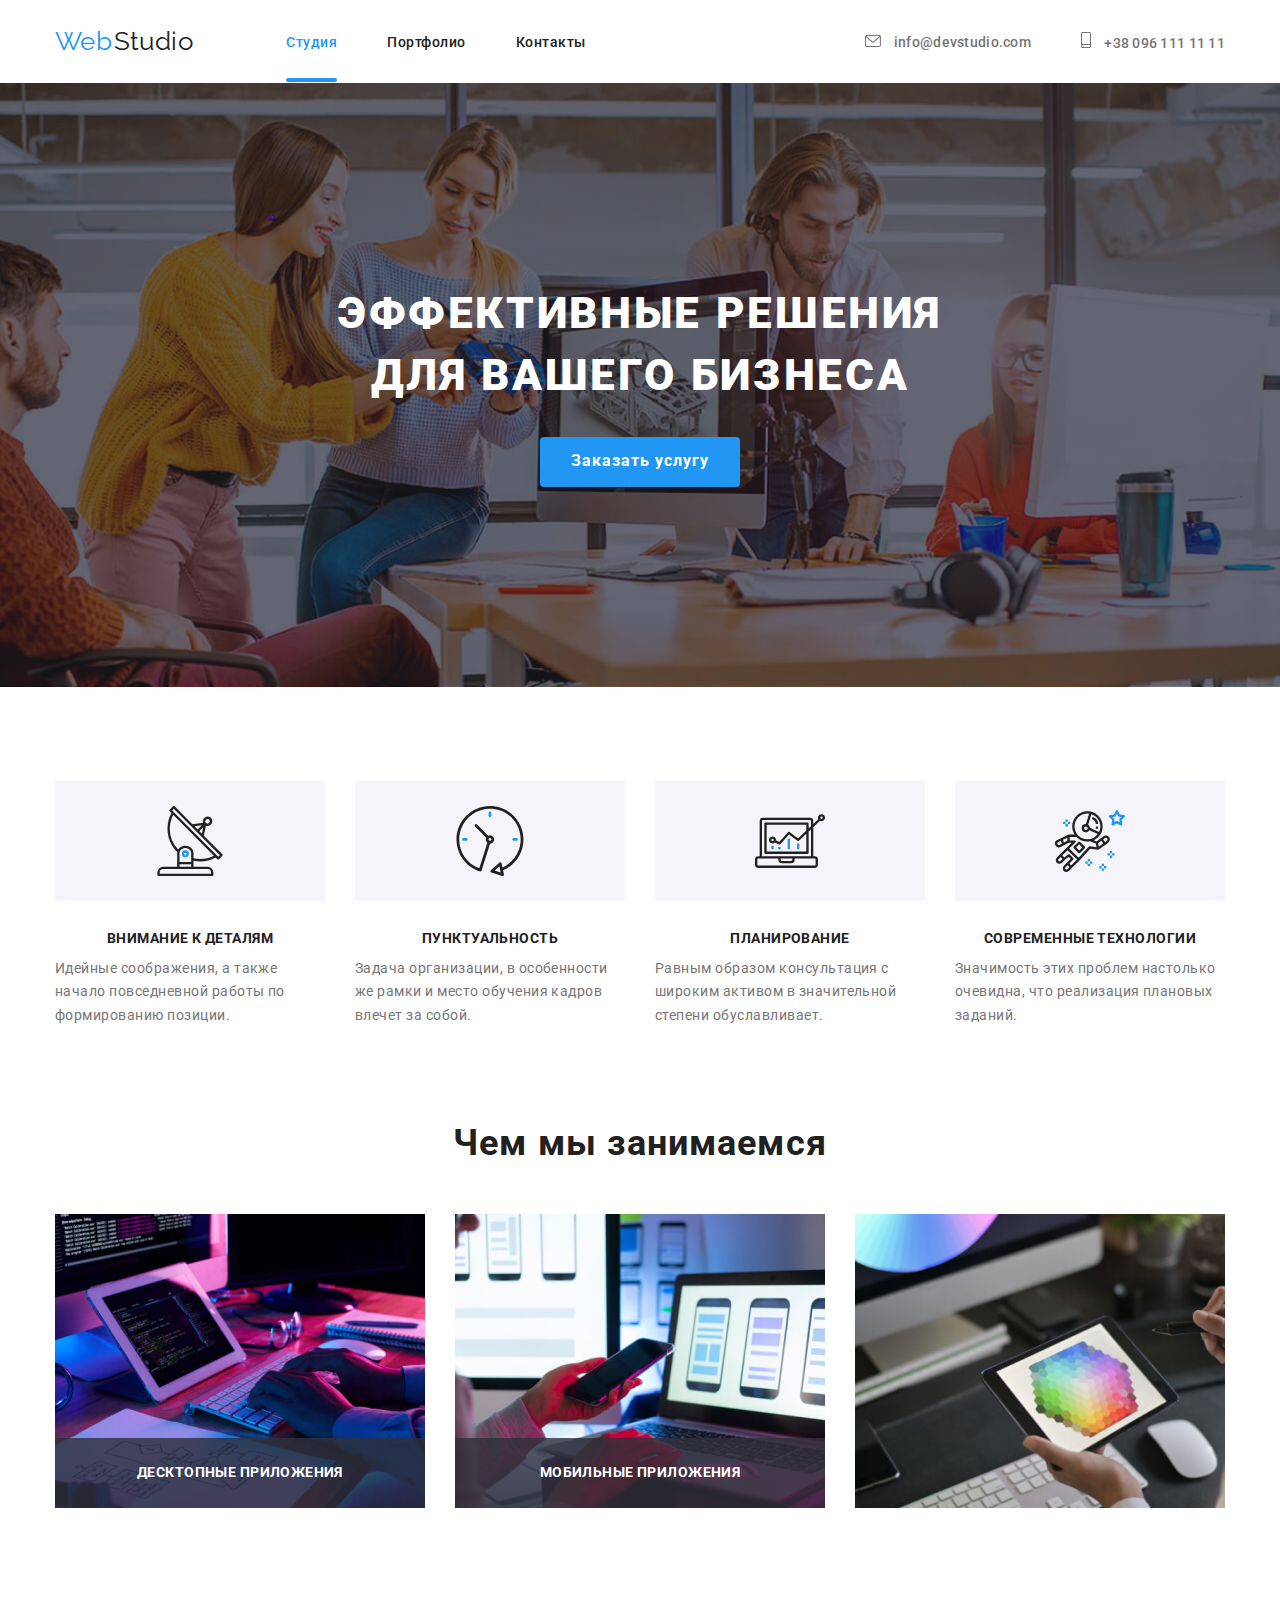
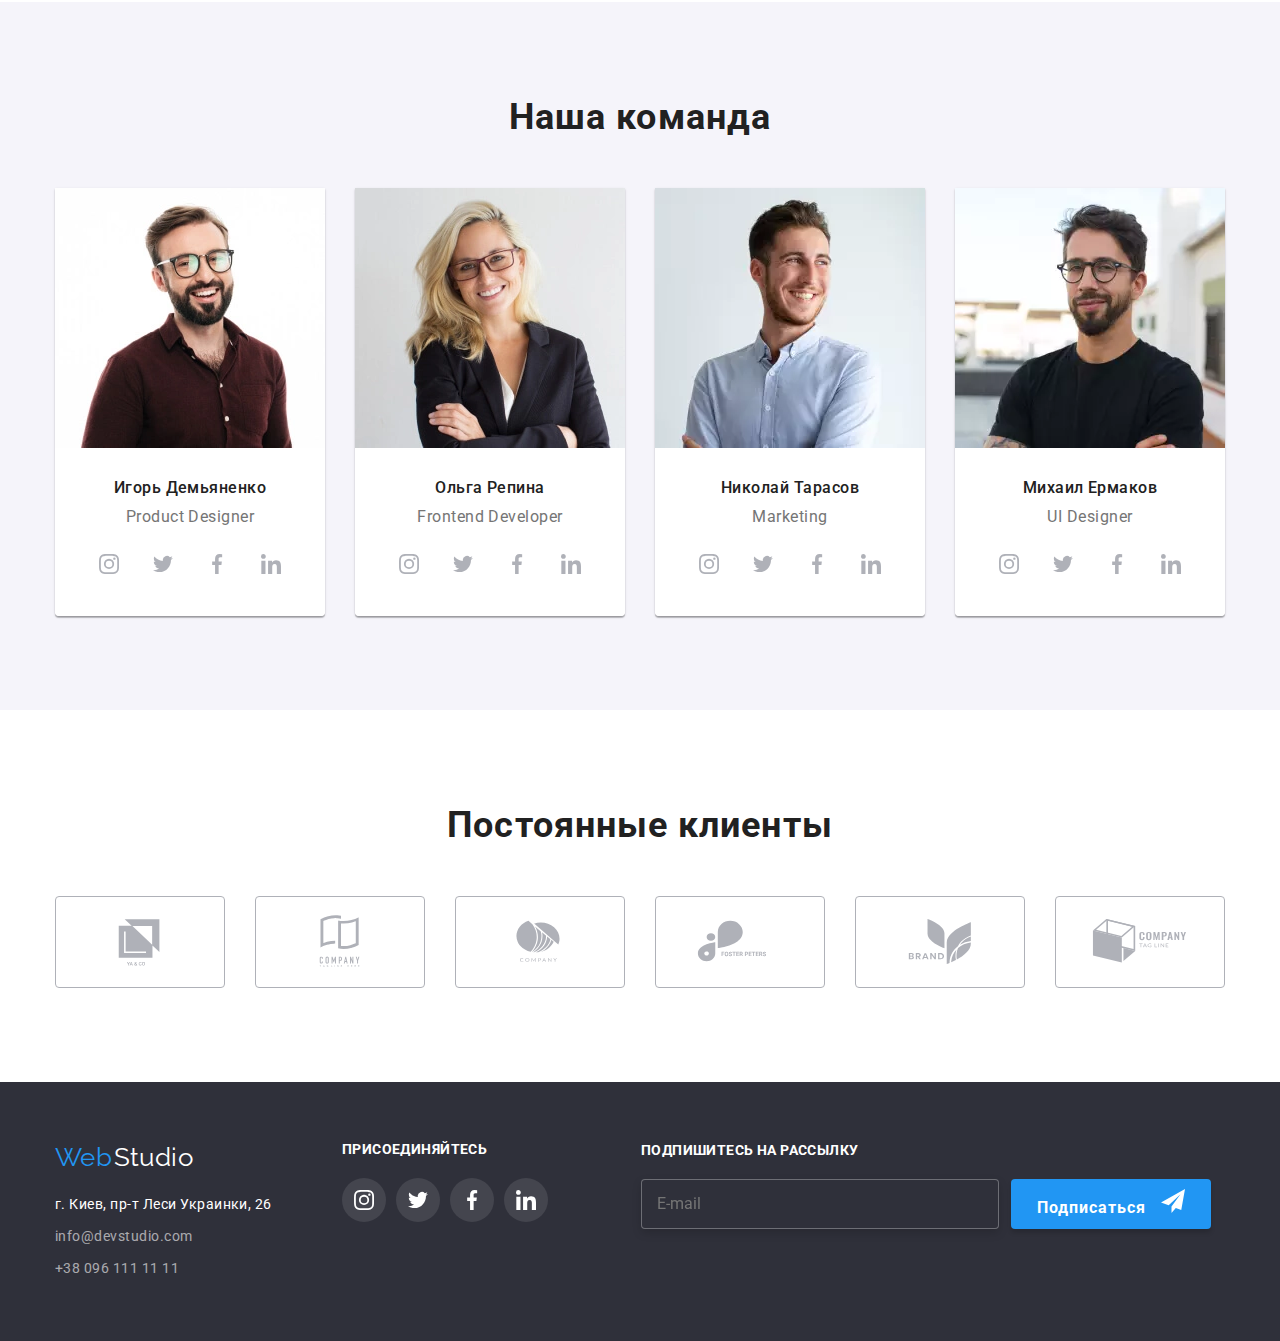
<file: index.html>
<!DOCTYPE html>
<html lang="ru">
  <head>
    <meta charset="UTF-8" />
    <meta http-equiv="X-UA-Compatible" content="IE=edge" />
    <meta name="viewport" content="width=device-width, initial-scale=1.0" />
    <title>WebStudio</title>
    <link
      href="https://fonts.googleapis.com/css2?family=Raleway:wght@700&family=Roboto:wght@400;500;700;900&display=swap"
      rel="stylesheet"
    />
    <link
      rel="stylesheet"
      href="https://cdnjs.cloudflare.com/ajax/libs/modern-normalize/1.0.0/modern-normalize.min.css"
    />
    <link rel="stylesheet" href="css/main.min.css" />
  </head>
  <body>
    <!-- Header -->
    <header class="page-header">
      <div class="container page-header__container">
        <!-- Navigation -->
        <nav class="site-nav">
          <a href="index.html" class="logo">
            <span class="logo__item">
              Web
            </span>
            Studio
          </a>
          <ul class="site-nav__list">
            <li class="site-nav__item">
              <a
                class="site-nav__link site-nav__link--active"
                href="./index.html"
              >
                Студия
              </a>
            </li>
            <li class="site-nav__item">
              <a class="site-nav__link" href="./portfolio.html">Портфолио</a>
            </li>
            <li class="site-nav__item">
              <a class="site-nav__link" href="a.html">Контакты</a>
            </li>
          </ul>
        </nav>
        <ul class="contacts-list">
          <li class="contacts-list__item">
            <a class="contacts-list__link" href="mailto:info@devstudio.com">
              <svg class="contacts-list__mail-icon">
                <use href="./images/sprite.svg#envelope"></use>
              </svg>
              info@devstudio.com
            </a>
          </li>
          <li class="contacts-list__item">
            <a class="contacts-list__link" href="tel:+380961111111">
              <svg class="contacts-list__tel-icon">
                <use href="./images/sprite.svg#smartphone"></use>
              </svg>
              +38 096 111 11 11
            </a>
          </li>
        </ul>

        <button class="menu-button" type="button" data-menu-open> 
          <svg class="menu-button__icon">
            <use href="./images/sprite.svg#menu-icon"></use>
          </svg>
        </button>
        <div class="mobile-menu" data-menu>
          <div class="container mobile-menu__container">
            <button class="mobile-menu__close-btn" type="button" data-menu-close>
              <svg class="mobile-menu__close-icon">
                <use href="./images/sprite.svg#close-menu"></use>
              </svg>
            </button>
            <ul class="mobile-menu__list">
              <li class="mobile-menu__item mobile-menu__item--active">
                <a href="./index.html">Студия</a>
              </li>
              <li class="mobile-menu__item">
                <a href="./portfolio.html">Портфолио</a>
              </li>
              <li class="mobile-menu__item">
                <a href="">Контакты</a>
              </li>
            </ul>
            <div>
              <ul class="mobile-menu__contacts">
                <li class="mobile-menu__tel">
                  <a href="tel:+380961111111">+38 096 111 11 11</a>
                </li>
                <li class="mobile-menu__email">
                  <a href="mailto:info@devstudio.com">info@devstudio.com</a>
                </li>
              </ul>
              <ul class="mobile-menu__social-list">
                <li class="mobile-menu__social-item">
                  <a href="">Instagram</a>
                </li>
                <li class="mobile-menu__social-item">
                  <a href="">Twitter</a>
                </li>
                <li class="mobile-menu__social-item">
                  <a href="">Facebook</a>
                </li>
                <li class="mobile-menu__social-item">
                  <a href="">Linkedin</a>
                </li>
              </ul>
            </div>
          </div>
        </div>
      </div>
    </header>
    <!-- Main Content -->
    <main>
      <!-- Hero Section -->
      <section class="hero">
        <div class="container">
          <h1 class="hero__title">
            Эффективные решения
            <br />
            для вашего бизнеса
          </h1>
          <button data-modal-open type="button" class="hero__button">
            Заказать услугу
          </button>
        </div>
      </section>
      <!-- Feature Section -->
      <section class="section">
        <div class="container">
          <ul class="feature-list">
            <li class="feature-list__item">
              <div class="feature-list__icon-wrapper">
                <svg width="70" height="70">
                  <use href="./images/sprite.svg#antenna"></use>
                </svg>
              </div>
              <h3 class="feature-list__title">Внимание к деталям</h3>
              <p class="feature-list__description">
                Идейные соображения, а также начало повседневной работы по
                формированию позиции.
              </p>
            </li>
            <li class="feature-list__item">
              <div class="feature-list__icon-wrapper">
                <svg width="70" height="70">
                  <use href="./images/sprite.svg#clock"></use>
                </svg>
              </div>
              <h3 class="feature-list__title">Пунктуальность</h3>
              <p class="feature-list__description">
                Задача организации, в особенности же рамки и место обучения
                кадров влечет за собой.
              </p>
            </li>
            <li class="feature-list__item">
              <div class="feature-list__icon-wrapper">
                <svg width="70" height="70">
                  <use href="./images/sprite.svg#diagram"></use>
                </svg>
              </div>
              <h3 class="feature-list__title">Планирование</h3>
              <p class="feature-list__description">
                Равным образом консультация с широким активом в значительной
                степени обуславливает.
              </p>
            </li>
            <li class="feature-list__item">
              <div class="feature-list__icon-wrapper">
                <svg width="70" height="70">
                  <use href="./images/sprite.svg#astronaut"></use>
                </svg>
              </div>
              <h3 class="feature-list__title">Современные технологии</h3>
              <p class="feature-list__description">
                Значимость этих проблем настолько очевидна, что реализация
                плановых заданий.
              </p>
            </li>
          </ul>
        </div>
      </section>
      <!-- About Section -->
      <section class="about section">
        <div class="container">
          <h2 class="section-title">Чем мы занимаемся</h2>
          <ul class="about-list">
            <li class="about-list__item">
              <div class="about-list__thumb">
                <picture>
                  <source
                    srcset="
                      ./images/about/about-1-desktop.jpg    1x,
                      ./images/about/about-1-desktop@2x.jpg 2x
                    "
                  />
                  <img
                    src="./images/about/about-1-desktop.jpg"
                    alt="Десктопные приложения"
                    height="294"
                    width="370"
                  />
                </picture>
                <div class="about-list__text-wrapper">
                  <p class="about-list__text-position">Десктопные приложения</p>
                </div>
              </div>
            </li>

            <li class="about-list__item">
              <div class="about-list__thumb">
                <picture>
                  <source
                    srcset="
                      ./images/about/about-2-desktop.jpg    1x,
                      ./images/about/about-2-desktop@2x.jpg 2x
                    "
                  />
                  <img
                    src="./images/about/about-2-desktop.jpg"
                    alt="Десктопные приложения"
                    height="294"
                    width="370"
                  />
                </picture>
                <div class="about-list__text-wrapper">
                  <p class="about-list__text-position">Мобильные приложения</p>
                </div>
              </div>
            </li>

            <li class="about-list__item">
              <div class="about-list__thumb">
                <picture3>
                  <source
                    srcset="
                      ./images/about/about-3-desktop.jpg    1x,
                      ./images/about/about-3-desktop@2x.jpg 2x
                    "
                  />
                  <img
                    src="./images/about/about-3-desktop.jpg"
                    alt="Десктопные приложения"
                    height="294"
                    width="370"
                  />
                </picture3
                <div class="about-list__text-wrapper">
                  <p class="about-list__text-position">Дизайнерские решения</p>
                </div>
              </div>
            </li>
          </ul>
        </div>
      </section>
      <!-- Team Section -->
      <section class="team section section--centered">
        <div class="container">
          <h2 class="section-title">Наша команда</h2>
          <ul class="team-list">
            <li class="team-list__item">
              <picture>
                <source
                  media="(min-width: 1200px)"
                  srcset="
                    ./images/team/team-1-desktop.webp    1x,
                    ./images/team/team-1-desktop@2x.webp 2x
                  "
                  type="image/webp"
                />
                <source
                  media="(min-width: 1200px)"
                  srcset="
                    ./images/team/team-1-desktop.jpg    1x,
                    ./images/team/team-1-desktop@2x.jpg 2x
                  "
                />

                <source
                  media="(min-width: 768px)"
                  srcset="
                    ./images/team/team-1-tablet.webp    1x,
                    ./images/team/team-1-tablet@2x.webp 2x
                  "
                  type="image/webp"
                />
                <source
                  media="(min-width: 768px)"
                  srcset="
                    ./images/team/team-1-tablet.jpg    1x,
                    ./images/team/team-1-tablet@2x.jpg 2x
                  "
                />

                <source
                  media="(max-width: 767px)"
                  srcset="
                    ./images/team/team-1-mobile.webp    1x,
                    ./images/team/team-1-mobile@2x.webp 2x
                  "
                  type="image/webp"
                />
                <source
                  media="(max-width: 767px)"
                  srcset="
                    ./images/team/team-1-mobile.jpg    1x,
                    ./images/team/team-1-mobile@2x.jpg max
                  "
                />

                <img
                  class="team-list__card-image"
                  src="./images/team/team-1-mobile"
                  alt="Product Designer"
                />
              </picture>

              <div class="team-list__wrapper">
                <h3 class="team-list__title-name">Игорь Демьяненко</h3>
                <p class="team-list__profession">Product Designer</p>

                <ul class="social-media">
                  <li class="social-media__item">
                    <a class="social-media__link" href="">
                      <svg class="social-media__icon">
                        <use href="./images/sprite.svg#instagram"></use>
                      </svg>
                    </a>
                  </li>
                  <li class="social-media__item">
                    <a class="social-media__link" href="">
                      <svg class="social-media__icon">
                        <use href="./images/sprite.svg#twitter"></use>
                      </svg>
                    </a>
                  </li>
                  <li class="social-media__item">
                    <a class="social-media__link" href="">
                      <svg class="social-media__icon">
                        <use href="./images/sprite.svg#facebook"></use>
                      </svg>
                    </a>
                  </li>
                  <li class="social-media__item">
                    <a class="social-media__link" href="">
                      <svg class="social-media__icon">
                        <use href="./images/sprite.svg#linkedin"></use>
                      </svg>
                    </a>
                  </li>
                </ul>
              </div>
            </li>

            <li class="team-list__item">
              <picture>
                <source
                  media="(min-width: 1200px)"
                  srcset="
                    ./images/team/team-2-desktop.webp    1x,
                    ./images/team/team-2-desktop@2x.webp 2x
                  "
                  type="image/webp"
                />
                <source
                  media="(min-width: 1200px)"
                  srcset="
                    ./images/team/team-2-desktop.jpg    1x,
                    ./images/team/team-2-desktop@2x.jpg 2x
                  "
                />

                <source
                  media="(min-width: 768px)"
                  srcset="
                    ./images/team/team-2-tablet.webp    1x,
                    ./images/team/team-2-tablet@2x.webp 2x
                  "
                  type="image/webp"
                />
                <source
                  media="(min-width: 768px)"
                  srcset="
                    ./images/team/team-2-tablet.jpg    1x,
                    ./images/team/team-2-tablet@2x.jpg 2x
                  "
                />

                <source
                  media="(max-width: 767px)"
                  srcset="
                    ./images/team/team-2-mobile.webp    1x,
                    ./images/team/team-2-mobile@2x.webp 2x
                  "
                  type="image/webp"
                />
                <source
                  media="(max-width: 767px)"
                  srcset="
                    ./images/team/team-2-mobile.jpg    1x,
                    ./images/team/team-2-mobile@2x.jpg max
                  "
                />

                <img
                  class="team-list__card-image"
                  src="./images/team/team-2-mobile"
                  alt="Product Designer"
                />
              </picture>

              <div class="team-list__wrapper">
                <h3 class="team-list__title-name">Ольга Репина</h3>
                <p class="team-list__profession">Frontend Developer</p>

                <ul class="social-media">
                  <li class="social-media__item">
                    <a
                      class="social-media__link social-media__link--team-sm"
                      href=""
                    >
                      <svg class="social-media__icon">
                        <use href="./images/sprite.svg#instagram"></use>
                      </svg>
                    </a>
                  </li>
                  <li class="social-media__item">
                    <a class="social-media__link" href="">
                      <svg class="social-media__icon">
                        <use href="./images/sprite.svg#twitter"></use>
                      </svg>
                    </a>
                  </li>
                  <li class="social-media__item">
                    <a class="social-media__link" href="">
                      <svg class="social-media__icon">
                        <use href="./images/sprite.svg#facebook"></use>
                      </svg>
                    </a>
                  </li>
                  <li class="social-media__item">
                    <a class="social-media__link" href="">
                      <svg class="social-media__icon">
                        <use href="./images/sprite.svg#linkedin"></use>
                      </svg>
                    </a>
                  </li>
                </ul>
              </div>
            </li>

            <li class="team-list__item">
              <picture>
                <source
                  media="(min-width: 1200px)"
                  srcset="
                    ./images/team/team-3-desktop.webp    1x,
                    ./images/team/team-3-desktop@2x.webp 2x
                  "
                  type="image/webp"
                />
                <source
                  media="(min-width: 1200px)"
                  srcset="
                    ./images/team/team-3-desktop.jpg    1x,
                    ./images/team/team-3-desktop@2x.jpg 2x
                  "
                />

                <source
                  media="(min-width: 768px)"
                  srcset="
                    ./images/team/team-3-tablet.webp    1x,
                    ./images/team/team-3-tablet@2x.webp 2x
                  "
                  type="image/webp"
                />
                <source
                  media="(min-width: 768px)"
                  srcset="
                    ./images/team/team-3-tablet.jpg    1x,
                    ./images/team/team-3-tablet@2x.jpg 2x
                  "
                />

                <source
                  media="(max-width: 767px)"
                  srcset="
                    ./images/team/team-3-mobile.webp    1x,
                    ./images/team/team-3-mobile@2x.webp 2x
                  "
                  type="image/webp"
                />
                <source
                  media="(max-width: 767px)"
                  srcset="
                    ./images/team/team-3-mobile.jpg    1x,
                    ./images/team/team-3-mobile@2x.jpg max
                  "
                />

                <img
                  class="team-list__card-image"
                  src="./images/team/team-3-mobile"
                  alt="Product Designer"
                />
              </picture>

              <div class="team-list__wrapper">
                <h3 class="team-list__title-name">Николай Тарасов</h3>
                <p class="team-list__profession">Marketing</p>

                <ul class="social-media">
                  <li class="social-media__item">
                    <a
                      class="social-media__link social-media__link--team-sm"
                      href=""
                    >
                      <svg class="social-media__icon">
                        <use href="./images/sprite.svg#instagram"></use>
                      </svg>
                    </a>
                  </li>
                  <li class="social-media__item">
                    <a class="social-media__link" href="">
                      <svg class="social-media__icon">
                        <use href="./images/sprite.svg#twitter"></use>
                      </svg>
                    </a>
                  </li>
                  <li class="social-media__item">
                    <a class="social-media__link" href="">
                      <svg class="social-media__icon">
                        <use href="./images/sprite.svg#facebook"></use>
                      </svg>
                    </a>
                  </li>
                  <li class="social-media__item">
                    <a class="social-media__link" href="">
                      <svg class="social-media__icon">
                        <use href="./images/sprite.svg#linkedin"></use>
                      </svg>
                    </a>
                  </li>
                </ul>
              </div>
            </li>

            <li class="team-list__item">
              <picture>
                <source
                  media="(min-width: 1200px)"
                  srcset="
                    ./images/team/team-4-desktop.webp    1x,
                    ./images/team/team-4-desktop@2x.webp 2x
                  "
                  type="image/webp"
                />
                <source
                  media="(min-width: 1200px)"
                  srcset="
                    ./images/team/team-4-desktop.jpg    1x,
                    ./images/team/team-4-desktop@2x.jpg 2x
                  "
                />

                <source
                  media="(min-width: 768px)"
                  srcset="
                    ./images/team/team-4-tablet.webp    1x,
                    ./images/team/team-4-tablet@2x.webp 2x
                  "
                  type="image/webp"
                />
                <source
                  media="(min-width: 768px)"
                  srcset="
                    ./images/team/team-4-tablet.jpg    1x,
                    ./images/team/team-4-tablet@2x.jpg 2x
                  "
                />

                <source
                  media="(max-width: 767px)"
                  srcset="
                    ./images/team/team-4-mobile.webp    1x,
                    ./images/team/team-4-mobile@2x.webp 2x
                  "
                  type="image/webp"
                />
                <source
                  media="(max-width: 767px)"
                  srcset="
                    ./images/team/team-4-mobile.jpg    1x,
                    ./images/team/team-4-mobile@2x.jpg max
                  "
                />

                <img
                  class="team-list__card-image"
                  src="./images/team/team-4-mobile"
                  alt="Product Designer"
                />
              </picture>
              <div class="team-list__wrapper">
                <h3 class="team-list__title-name">Михаил Ермаков</h3>
                <p class="team-list__profession">UI Designer</p>

                <ul class="social-media">
                  <li class="social-media__item">
                    <a
                      class="social-media__link social-media__link--team-sm"
                      href=""
                    >
                      <svg class="social-media__icon">
                        <use href="./images/sprite.svg#instagram"></use>
                      </svg>
                    </a>
                  </li>
                  <li class="social-media__item">
                    <a class="social-media__link" href="">
                      <svg class="social-media__icon">
                        <use href="./images/sprite.svg#twitter"></use>
                      </svg>
                    </a>
                  </li>
                  <li class="social-media__item">
                    <a class="social-media__link" href="">
                      <svg class="social-media__icon">
                        <use href="./images/sprite.svg#facebook"></use>
                      </svg>
                    </a>
                  </li>
                  <li class="social-media__item">
                    <a class="social-media__link" href="">
                      <svg class="social-media__icon">
                        <use href="./images/sprite.svg#linkedin"></use>
                      </svg>
                    </a>
                  </li>
                </ul>
              </div>
            </li>
          </ul>
        </div>
      </section>
      <!-- Clients section -->
      <section class="section">
        <div class="container">
          <h2 class="section-title">Постоянные клиенты</h2>
          <ul class="clients-list">
            <li class="clients-list__item">
              <a href="" class="clients-list__link">
                <svg class="clients-list__logo">
                  <use href="./images/sprite.svg#client-logo-a"></use>
                </svg>
              </a>
            </li>
            <li class="clients-list__item">
              <a href="" class="clients-list__link">
                <svg class="clients-list__logo">
                  <use href="./images/sprite.svg#client-logo-b"></use>
                </svg>
              </a>
            </li>
            <li class="clients-list__item">
              <a href="" class="clients-list__link">
                <svg class="clients-list__logo">
                  <use href="./images/sprite.svg#client-logo-c"></use>
                </svg>
              </a>
            </li>
            <li class="clients-list__item">
              <a href="" class="clients-list__link">
                <svg class="clients-list__logo">
                  <use href="./images/sprite.svg#client-logo-d"></use>
                </svg>
              </a>
            </li>
            <li class="clients-list__item">
              <a href="" class="clients-list__link">
                <svg class="clients-list__logo">
                  <use href="./images/sprite.svg#client-logo-e"></use>
                </svg>
              </a>
            </li>
            <li class="clients-list__item">
              <a href="" class="clients-list__link">
                <svg class="clients-list__logo">
                  <use href="./images/sprite.svg#client-logo-f"></use>
                </svg>
              </a>
            </li>
          </ul>
        </div>
      </section>
    </main>
    <!-- Footer -->
    <footer class="footer">
      <div class="container footer__container">
        <div class="footer-wrapper">
          <div>
            <a href="index.html" class="logo footer__logo">
              <span class="logo__item">
                Web
              </span>
              Studio
            </a>
            <address class="address">
              <div>
                <ul class="address__list">
                  <li class="address__item">
                    <a class="address__link address__link--white" href="">г. Киев, пр-т Леси Украинки, 26</a>
                  </li>
                  <li class="address__item">
                    <a class="address__link" href="mailto:info@devstudio.com">
                      info@devstudio.com
                    </a>
                  </li>
                  <li class="address__item">
                    <a class="address__link" href="tel:+380961111111">
                      +38 096 111 11 11
                    </a>
                  </li>
                </ul>
              </div>
          </div>
            <div class="footer__sm-wrapper">
              <p class="footer__sm-title">Присоединяйтесь</p>
              <ul class="social-media social-media--footer">
                <li class="social-media__item">
                  <a href="" class="social-media__link social-media__link--footer">
                    <svg class="social-media__icon">
                      <use href="./images/sprite.svg#instagram"></use>
                    </svg>
                  </a>
                </li>
                <li class="social-media__item">
                  <a href="" class="social-media__link social-media__link--footer">
                    <svg class="social-media__icon">
                      <use href="./images/sprite.svg#twitter"></use>
                    </svg>
                  </a>
                </li>
                <li class="social-media__item">
                  <a href="" class="social-media__link social-media__link--footer">
                    <svg class="social-media__icon">
                      <use href="./images/sprite.svg#facebook"></use>
                    </svg>
                  </a>
                </li>
                <li class="social-media__item">
                  <a href="" class="social-media__link social-media__link--footer">
                    <svg class="social-media__icon">
                      <use href="./images/sprite.svg#linkedin"></use>
                    </svg>
                  </a>
                </li>
              </ul>
            </div>
          </address>
        </div>
      <div class="subscribe">
            <p class="subscribe__text">Подпишитесь на рассылку</p>
            <form class="subscribe__form" name="subscribe-form" autocomplete="on">
              <label class="subscribe__label">
                <input class="subscribe__input" type="email" name="email" placeholder="E-mail">
              </label>
              <button class="subscribe__button" type="submit">Подписаться
              <svg class="subscribe__icon" width="24px" height="24px">
                <use href="./images/sprite.svg#subscribe-icon"></use>
              </svg>
              </button>
            </form>
        </div>
        </div>
    </footer>
    <!-- Backdrop -->
    <div data-modal class="backdrop backdrop--is-hidden">
      <div class="modal">
        <button class="close-button" data-modal-close type="button">
          <svg class="close-svg" height="18px" width="18px">
            <use href="./images/sprite.svg#close-icon"></use>
          </svg>
        </button>
          <form class="modal-form" name="request-form">
            <p class="modal-form__heading">Оставьте свои данные, мы вам перезвоним</p>
            <label class="modal-form__label">
              <span class="modal-form__label-text">
                Имя
              </span>
              <span class="modal-form__input-wrapper">                
                <input class="modal-form__input" type="text" name="user-name" required />
                <svg class="modal-form__icon" width="12" height="12">
                  <use href="./images/sprite.svg#person-icon"></use>
                </svg>
              </span>
            </label>
            <label class="modal-form__label">
              <span class="modal-form__label-text">
                Телефон
              </span>
              <span class="modal-form__input-wrapper">
                <input class="modal-form__input" type="tel" name="user-phone" required/>
                <svg class="modal-form__icon" width="13" height="13">
                  <use href="./images/sprite.svg#phone-icon"></use>
                </svg>
              </span>
            </label>
            <label class="modal-form__label">
              <span class="modal-form__label-text">
                Почта
              </span>
              <span class="modal-form__input-wrapper">
                <input class="modal-form__input" type="email" name="user-email"required />
                <svg class="modal-form__icon" width="15" height="12">
                  <use href="./images/sprite.svg#modal-icon__email"></use>
                </svg>
              </span>
            </label>
            <span class="modal-form__label-text">
              Комментарий
            </span>
            <textarea
              class="modal-form__comment-section"
              placeholder="Введите текст"
              name=""
              id="comment"
            ></textarea>
            <label class="modal-form__agreement-label" name="agreement">
              <input
                class="modal-form__agreement-checkbox visually-hidden"
                type="checkbox"
                name="agreement"
              />
              <span class="modal-form__checkbox-icon"></span>
              <p>Соглашаюсь с рассылкой и принимаю&nbsp;</p>
              <a class="modal-form__agreement-link" href="">Условия договора</a>
            </label>
            <button class="modal-button" type="submit">
              <span class="modal-button__text">Отправить</span>
            </button>
          </form>
      </div>
    </div>
    <!-- JavaScript -->
    <script src="./js/modal.js"></script>
    <script src="./js/menu.js"></script>
  </body>
</html>
</file>
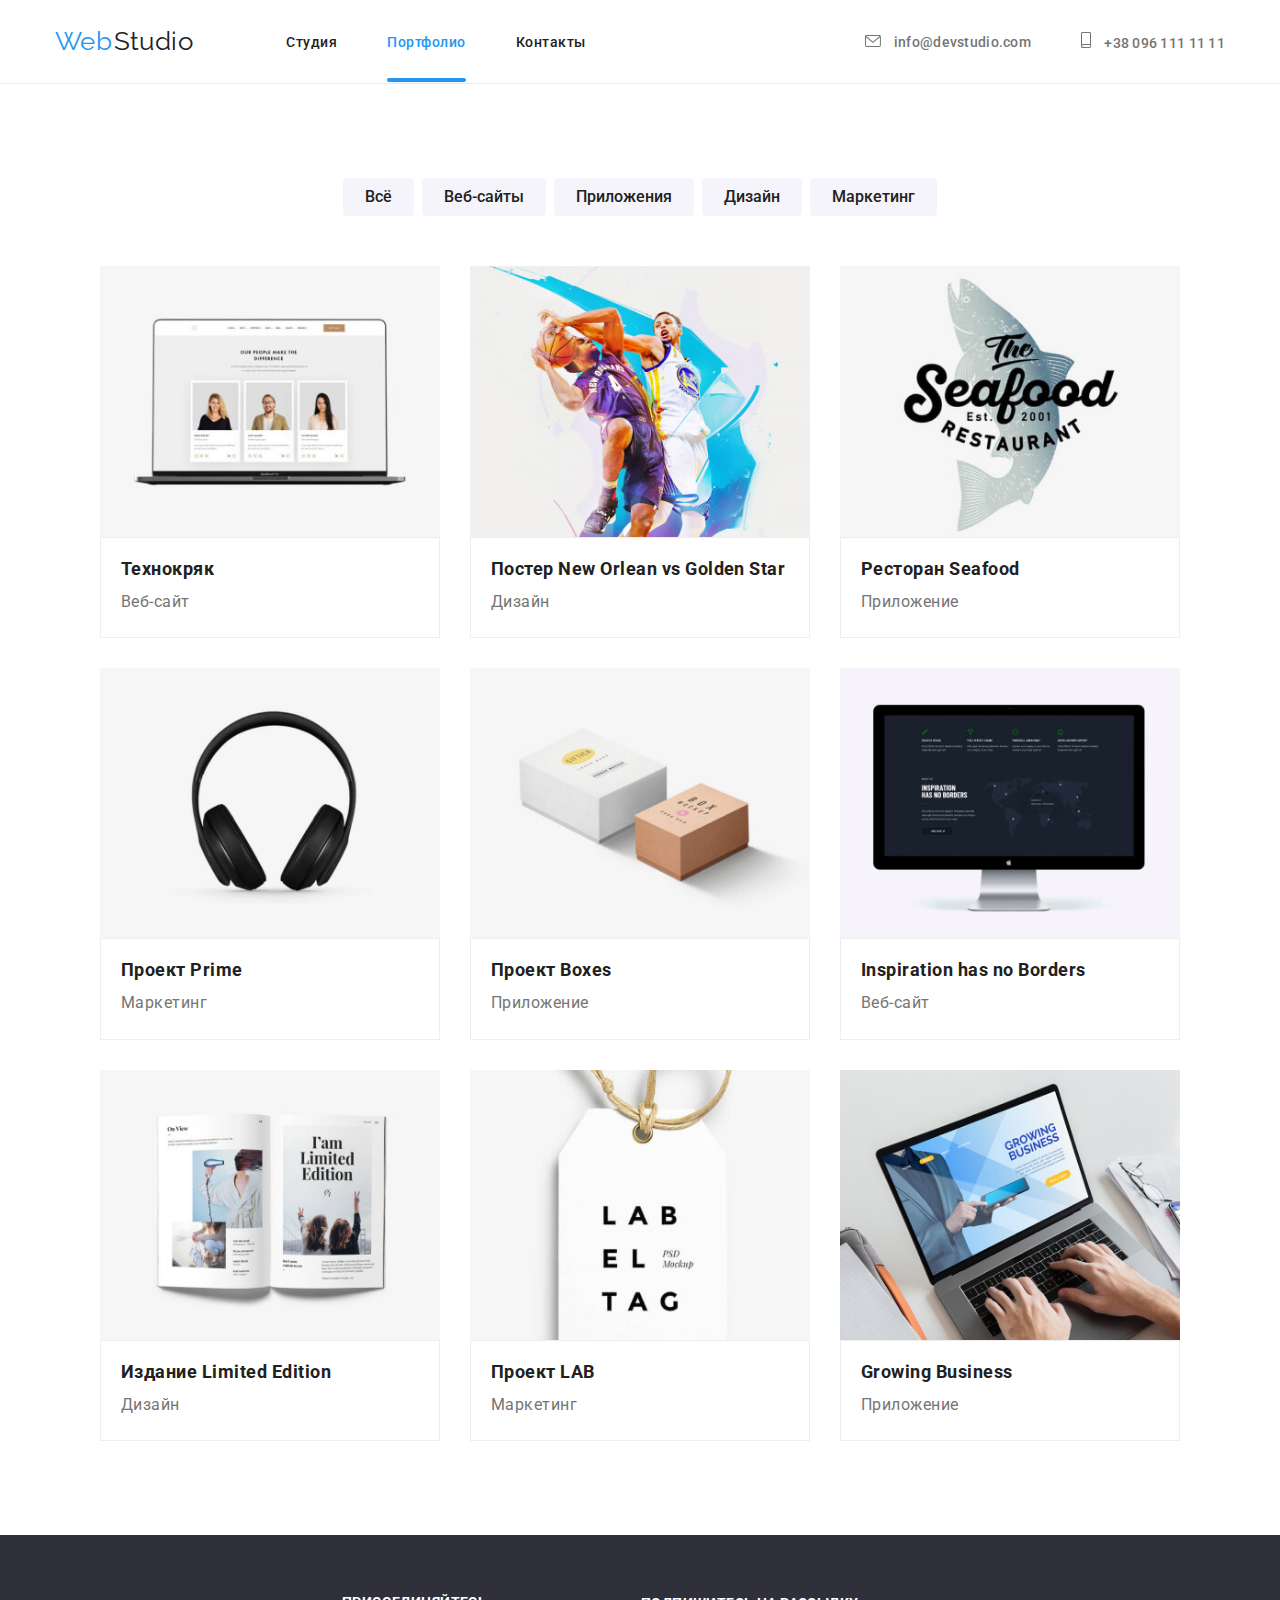
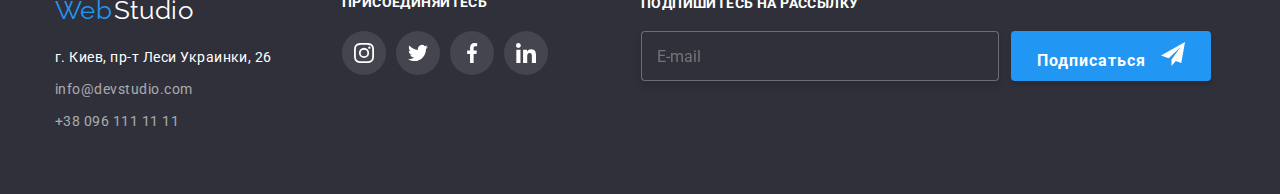
<file: portfolio.html>
<!DOCTYPE html>
<html lang="ru">
  <head>
    <meta charset="UTF-8" />
    <meta http-equiv="X-UA-Compatible" content="IE=edge" />
    <meta name="viewport" content="width=device-width, initial-scale=1.0" />
    <title>WebStudio</title>
    <link rel="preconnect" href="https://fonts.gstatic.com" />
    <link
      href="https://fonts.googleapis.com/css2?family=Raleway:wght@700&family=Roboto:wght@400;500;700;900&display=swap"
      rel="stylesheet"
    />
    <link
      rel="stylesheet"
      href="https://cdnjs.cloudflare.com/ajax/libs/modern-normalize/1.0.0/modern-normalize.min.css"
    />
    <link rel="stylesheet" href="css/main.min.css" />
  </head>
  <body>
    <!-- Header -->
    <header class="page-header page-header--line">
      <div class="container page-header__container">
        <!-- Navigation -->
        <nav class="site-nav">
          <a href="index.html" class="logo">
            <span class="logo__item">
              Web
            </span>
            Studio
          </a>
          <ul class="site-nav__list">
            <li class="site-nav__item">
              <a class="site-nav__link " href="./index.html">Студия</a>
            </li>
            <li class="site-nav__item">
              <a class="site-nav__link site-nav__link--active" href="./portfolio.html">Портфолио</a>
            </li>
            <li class="site-nav__item">
              <a class="site-nav__link">Контакты</a>
            </li>
          </ul>
        </nav>
        <ul class="contacts-list">
          <li class="contacts-list__item">
            <a class="contacts-list__link" href="mailto:info@devstudio.com">
              <svg class="contacts-list__mail-icon">
                <use href="./images/sprite.svg#envelope"></use>
              </svg>
              info@devstudio.com
            </a>
          </li>
          <li class="contacts-list__item">
            <a class="contacts-list__link" href="tel:+380961111111">
              <svg class="contacts-list__tel-icon">
                <use href="./images/sprite.svg#smartphone"></use>
              </svg>
              +38 096 111 11 11
            </a>
          </li>
        </ul>
        <button class="menu-button" type="button" data-menu-open>
          <svg class="menu-button__icon">
            <use href="./images/sprite.svg#menu-icon"></use>
          </svg>
        </button>
        
        <div class="mobile-menu" data-menu>
          <div class="container mobile-menu__container">
            <button class="mobile-menu__close-btn" type="button" data-menu-close>
              <svg class="mobile-menu__close-icon">
                <use href="./images/sprite.svg#close-menu"></use>
              </svg>
            </button>
            <ul class="mobile-menu__list">
              <li class="mobile-menu__item ">
                <a href="./index.html">Студия</a>
              </li>
              <li class="mobile-menu__item mobile-menu__item--active">
                <a href="./portfolio.html">Портфолио</a>
              </li>
              <li class="mobile-menu__item">
                <a href="">Контакты</a>
              </li>
            </ul>
            <div>
              <ul class="mobile-menu__contacts">
                <li class="mobile-menu__tel">
                  <a href="tel:+380961111111">+38 096 111 11 11</a>
                </li>
                <li class="mobile-menu__email">
                  <a href="mailto:info@devstudio.com">info@devstudio.com</a>
                </li>
              </ul>
              <ul class="mobile-menu__social-list">
                <li class="mobile-menu__social-item">
                  <a href="">Instagram</a>
                </li>
                <li class="mobile-menu__social-item">
                  <a href="">Twitter</a>
                </li>
                <li class="mobile-menu__social-item">
                  <a href="">Facebook</a>
                </li>
                <li class="mobile-menu__social-item">
                  <a href="">Linkedin</a>
                </li>
              </ul>
            </div>
          </div>
      </div>
    </header>
    <!-- Main content -->
    <main>
      <section class="section">
        <div class="container">
          <!-- Filter Buttons -->
          <ul class="filters">
            <li class="filters__item">
              <button type="button" class="filters__button">Всё</button>
            </li>
            <li class="filters__item">
              <button type="button" class="filters__button">Веб-сайты</button>
            </li>
            <li class="filters__item">
              <button type="button" class="filters__button">Приложения</button>
            </li>
            <li class="filters__item">
              <button type="button" class="filters__button">Дизайн</button>
            </li>
            <li class="filters__item">
              <button type="button" class="filters__button">Маркетинг</button>
            </li>
          </ul>
          <!-- Products List -->
          <ul class="product-list">

            <li class="product-list__item">
              <a class="product-list__link" href="">
                <article class="product-list__reuseable">
                  <div class="product-list__thumb">
                    <picture>
                      <source 
                      media="(min-width: 1200px)"
                      srcset="./images/products/product-1-desktop.jpg 1x, ./images/products/product-1-desktop@2x.jpg 2x">

                      <source 
                      media="(min-width: 768px)"
                      srcset="./images/products/product-1-tablet.jpg 1x, ./images/products/product-1-tablet@2x.jpg 2x">

                      <source 
                      media="(min-width: 480px)"
                      srcset="./images/products/product-1-mobile.jpg 1x, ./images/products/product-1-mobile@2x.jpg 2x">

                      <img
                      class="product-list__card-image"
                      src="./images/products/product-1-mobile.jpg"
                      alt="Технокряк"
                      />
                    </picture>
                    <div class="product-list__overlay">
                      <p class="product-list__text">
                        Технокряк это современная площадка распространения коронавируса. 
                        Компании используют эту платформу для цифрового шпионажа и атак
                        на защищённые сервера конкурентов.
                      </p>
                    </div>
                  </div>
                  <div class="product-list__card">
                    <h3 class="product-list__title">Технокряк</h3>
                    <p class="product-list__category">Веб-сайт</p>
                  </div>
                </article>
              </a>

            </li>
            <li class="product-list__item">
              <a class="product-list__link" href="">
                <article class="product-list__reuseable">
                  <div class="product-list__thumb">
                    <picture>
                      <source 
                      media="(min-width: 1200px)"
                      srcset="./images/products/product-2-desktop.jpg 1x, ./images/products/product-2-desktop@2x.jpg 2x">

                      <source 
                      media="(min-width: 768px)"
                      srcset="./images/products/product-2-tablet.jpg 1x, ./images/products/product-2-tablet@2x.jpg 2x">

                      <source 
                      media="(min-width: 480px)"
                      srcset="./images/products/product-2-mobile.jpg 1x, ./images/products/product-2-mobile@2x.jpg 2x">

                      <img
                      class="product-list__card-image"
                      src="./images/products/product-2-mobile.jpg"
                      alt="Технокряк"
                      />
                    </picture>
                    <div class="product-list__overlay">
                      <p class="product-list__text">
                        Технокряк это современная площадка распространения коронавируса. 
                        Компании используют эту платформу для цифрового шпионажа и атак
                        на защищённые сервера конкурентов.
                      </p>
                    </div>
                  </div>
                  <div class="product-list__card">
                    <h3 class="product-list__title">Постер New Orlean vs Golden Star</h3>
                    <p class="product-list__category">Дизайн</p>
                  </div>
                </article>
              </a>
            </li>
            <li class="product-list__item">
              <a class="product-list__link" href="">
                <article class="product-list__reuseable">
                  <div class="product-list__thumb">
                    <picture>
                      <source 
                      media="(min-width: 1200px)"
                      srcset="./images/products/product-3-desktop.jpg 1x, ./images/products/product-3-desktop@2x.jpg 2x">

                      <source 
                      media="(min-width: 768px)"
                      srcset="./images/products/product-3-tablet.jpg 1x, ./images/products/product-3-tablet@2x.jpg 2x">

                      <source 
                      media="(min-width: 480px)"
                      srcset="./images/products/product-3-mobile.jpg 1x, ./images/products/product-3-mobile@2x.jpg 2x">

                      <img
                      class="product-list__card-image"
                      src="./images/products/product-3-mobile.jpg"
                      alt="Технокряк"
                      />
                    </picture>
                    <div class="product-list__overlay">
                      <p class="product-list__text">
                        Технокряк это современная площадка распространения коронавируса. 
                        Компании используют эту платформу для цифрового шпионажа и атак
                        на защищённые сервера конкурентов.
                      </p>
                    </div>
                  </div>
                  <div class="product-list__card">
                    <h3 class="product-list__title">Ресторан Seafood</h3>
                    <p class="product-list__category">Приложение</p>
                  </div>
                </article>
              </a>
            </li>
            <li class="product-list__item">
              <a class="product-list__link" href="">
                <article class="product-list__reuseable">
                  <div class="product-list__thumb">
                    <picture>
                      <source 
                      media="(min-width: 1200px)"
                      srcset="./images/products/product-4-desktop.jpg 4x, ./images/products/product-4-desktop@2x.jpg 2x">

                      <source 
                      media="(min-width: 768px)"
                      srcset="./images/products/product-4-tablet.jpg 4x, ./images/products/product-4-tablet@2x.jpg 2x">

                      <source 
                      media="(min-width: 480px)"
                      srcset="./images/products/product-4-mobile.jpg 4x, ./images/products/product-4-mobile@2x.jpg 2x">

                      <img
                      class="product-list__card-image"
                      src="./images/products/product-4-mobile.jpg"
                      alt="Технокряк"
                      />
                    </picture>
                    <div class="product-list__overlay">
                      <p class="product-list__text">
                        Технокряк это современная площадка распространения коронавируса. 
                        Компании используют эту платформу для цифрового шпионажа и атак
                        на защищённые сервера конкурентов.
                      </p>
                    </div>
                  </div>
                  <div class="product-list__card">
                    <h3 class="product-list__title">Проект Prime</h3>
                    <p class="product-list__category">Маркетинг</p>
                  </div>
                </article>
              </a>
            </li>
            <li class="product-list__item">
              <a class="product-list__link" href="">
                <article class="product-list__reuseable">
                  <div class="product-list__thumb">
                    <picture>
                      <source 
                      media="(min-width: 1200px)"
                      srcset="./images/products/product-5-desktop.jpg 1x, ./images/products/product-5-desktop@2x.jpg 2x">

                      <source 
                      media="(min-width: 768px)"
                      srcset="./images/products/product-5-tablet.jpg 1x, ./images/products/product-5-tablet@2x.jpg 2x">

                      <source 
                      media="(min-width: 480px)"
                      srcset="./images/products/product-5-mobile.jpg 1x, ./images/products/product-5-mobile@2x.jpg 2x">

                      <img
                      class="product-list__card-image"
                      src="./images/products/product-5-mobile.jpg"
                      alt="Технокряк"
                      />
                    </picture>
                    <div class="product-list__overlay">
                      <p class="product-list__text">
                        Технокряк это современная площадка распространения коронавируса. 
                        Компании используют эту платформу для цифрового шпионажа и атак
                        на защищённые сервера конкурентов.
                      </p>
                    </div>
                  </div>
                  <div class="product-list__card">
                    <h3 class="product-list__title">Проект Boxes</h3>
                    <p class="product-list__category">Приложение</p>
                  </div>
                </article>
              </a>
            </li>
            <li class="product-list__item">
              <a class="product-list__link" href="">
                <article class="product-list__reuseable">
                  <div class="product-list__thumb">
                    <picture>
                      <source 
                      media="(min-width: 1200px)"
                      srcset="./images/products/product-6-desktop.jpg 1x, ./images/products/product-6-desktop@2x.jpg 2x">

                      <source 
                      media="(min-width: 768px)"
                      srcset="./images/products/product-6-tablet.jpg 1x, ./images/products/product-6-tablet@2x.jpg 2x">

                      <source 
                      media="(min-width: 480px)"
                      srcset="./images/products/product-6-mobile.jpg 1x, ./images/products/product-6-mobile@2x.jpg 2x">

                      <img
                      class="product-list__card-image"
                      src="./images/products/product-6-mobile.jpg"
                      alt="Технокряк"
                      />
                    </picture>
                    <div class="product-list__overlay">
                      <p class="product-list__text">
                        Технокряк это современная площадка распространения коронавируса. 
                        Компании используют эту платформу для цифрового шпионажа и атак
                        на защищённые сервера конкурентов.
                      </p>
                    </div>
                  </div>
                  <div class="product-list__card">
                    <h3 class="product-list__title">Inspiration has no Borders</h3>
                    <p class="product-list__category">Веб-сайт</p>
                  </div>
                </article>
              </a>
            </li>
            <li class="product-list__item">
              <a class="product-list__link" href="">
                <article class="product-list__reuseable">
                  <div class="product-list__thumb">
                    <picture>
                      <source 
                      media="(min-width: 1200px)"
                      srcset="./images/products/product-7-desktop.jpg 1x, ./images/products/product-7-desktop@2x.jpg 2x">

                      <source 
                      media="(min-width: 768px)"
                      srcset="./images/products/product-7-tablet.jpg 1x, ./images/products/product-7-tablet@2x.jpg 2x">

                      <source 
                      media="(min-width: 480px)"
                      srcset="./images/products/product-7-mobile.jpg 1x, ./images/products/product-7-mobile@2x.jpg 2x">

                      <img
                      class="product-list__card-image"
                      src="./images/products/product-7-mobile.jpg"
                      alt="Технокряк"
                      />
                    </picture>
                    <div class="product-list__overlay">
                      <p class="product-list__text">
                        Технокряк это современная площадка распространения коронавируса. 
                        Компании используют эту платформу для цифрового шпионажа и атак
                        на защищённые сервера конкурентов.
                      </p>
                    </div>
                  </div>
                  <div class="product-list__card">
                    <h3 class="product-list__title">Издание Limited Edition</h3>
                    <p class="product-list__category">Дизайн</p>
                  </div>
              </article>
              </a>
            </li>
            <li class="product-list__item">
              <a class="product-list__link" href="">
                <article class="product-list__reuseable">
                  <div class="product-list__thumb">
                    <picture>
                      <source 
                      media="(min-width: 1200px)"
                      srcset="./images/products/product-8-desktop.jpg 1x, ./images/products/product-8-desktop@2x.jpg 2x">

                      <source 
                      media="(min-width: 768px)"
                      srcset="./images/products/product-8-tablet.jpg 1x, ./images/products/product-8-tablet@2x.jpg 2x">

                      <source 
                      media="(min-width: 480px)"
                      srcset="./images/products/product-8-mobile.jpg 1x, ./images/products/product-8-mobile@2x.jpg 2x">

                      <img
                      class="product-list__card-image"
                      src="./images/products/product-8-mobile.jpg"
                      alt="Технокряк"
                      />
                    </picture>
                    <div class="product-list__overlay">
                      <p class="product-list__text">
                        Технокряк это современная площадка распространения коронавируса. 
                        Компании используют эту платформу для цифрового шпионажа и атак
                        на защищённые сервера конкурентов.
                      </p>
                    </div>
                  </div>
                  <div class="product-list__card">
                    <h3 class="product-list__title">Проект LAB</h3>
                    <p class="product-list__category">Маркетинг</p>
                  </div>
                </article>
              </a>
            </li>
            <li class="product-list__item">
              <a class="product-list__link" href="">
                <article class="product-list__reuseable">
                  <div class="product-list__thumb">
                    <picture>
                      <source 
                      media="(min-width: 1200px)"
                      srcset="./images/products/product-9-desktop.jpg 1x, ./images/products/product-9-desktop@2x.jpg 2x">

                      <source 
                      media="(min-width: 768px)"
                      srcset="./images/products/product-9-tablet.jpg 1x, ./images/products/product-9-tablet@2x.jpg 2x">

                      <source 
                      media="(min-width: 480px)"
                      srcset="./images/products/product-9-mobile.jpg 1x, ./images/products/product-9-mobile@2x.jpg 2x">

                      <img
                      class="product-list__card-image"
                      src="./images/products/product-9-mobile.jpg" 
                      alt="Технокряк"
                      />
                    </picture>
                    <div class="product-list__overlay">
                      <p class="product-list__text">
                        Технокряк это современная площадка распространения коронавируса. 
                        Компании используют эту платформу для цифрового шпионажа и атак
                        на защищённые сервера конкурентов.
                      </p>
                    </div>
                  </div>
                  <div class="product-list__card">
                    <h3 class="product-list__title">Growing Business</h3>
                    <p class="product-list__category">Приложение</p>
                  </div>
                </article>
              </a>
            </ul>
            </li>
        </div>
      </section>
    </main>
    <!-- Footer -->
    <footer class="footer">
      <div class="container footer__container">
        <div class="footer-wrapper">
          <div>
            <a href="index.html" class="logo footer__logo">
              <span class="logo__item">
                Web
              </span>
              Studio
            </a>
            <address class="address">
              <div>
                <ul class="address__list">
                  <li class="address__item">
                    <a class="address__link address__link--white" href="">г. Киев, пр-т Леси Украинки, 26</a>
                  </li>
                  <li class="address__item">
                    <a class="address__link" href="mailto:info@devstudio.com">
                      info@devstudio.com
                    </a>
                  </li>
                  <li class="address__item">
                    <a class="address__link" href="tel:+380961111111">
                      +38 096 111 11 11
                    </a>
                  </li>
                </ul>
              </div>
          </div>
            <div class="footer__sm-wrapper">
              <p class="footer__sm-title">Присоединяйтесь</p>
              <ul class="social-media social-media--footer">
                <li class="social-media__item">
                  <a href="" class="social-media__link social-media__link--footer">
                    <svg class="social-media__icon">
                      <use href="./images/sprite.svg#instagram"></use>
                    </svg>
                  </a>
                </li>
                <li class="social-media__item">
                  <a href="" class="social-media__link social-media__link--footer">
                    <svg class="social-media__icon">
                      <use href="./images/sprite.svg#twitter"></use>
                    </svg>
                  </a>
                </li>
                <li class="social-media__item">
                  <a href="" class="social-media__link social-media__link--footer">
                    <svg class="social-media__icon">
                      <use href="./images/sprite.svg#facebook"></use>
                    </svg>
                  </a>
                </li>
                <li class="social-media__item">
                  <a href="" class="social-media__link social-media__link--footer">
                    <svg class="social-media__icon">
                      <use href="./images/sprite.svg#linkedin"></use>
                    </svg>
                  </a>
                </li>
              </ul>
            </div>
          </address>
        </div>
      <div class="subscribe">
            <p class="subscribe__text">Подпишитесь на рассылку</p>
            <form class="subscribe__form" name="subscribe-form" autocomplete="on">
              <label class="subscribe__label">
                <input class="subscribe__input" type="email" name="email" placeholder="E-mail">
              </label>
              <button class="subscribe__button" type="submit">Подписаться
              <svg class="subscribe__icon" width="24px" height="24px">
                <use href="./images/sprite.svg#subscribe-icon"></use>
              </svg>
              </button>
            </form>
        </div>
        </div>
    </footer>
    <script src="./js/menu.js"></script>
  </body>
</html>
</file>
<file: css/main.min.css>
.feature-list{margin:0;padding:0;list-style:none}.menu-button,.mobile-menu__close-btn{padding:0;border:none;background-color:transparent}.visually-hidden{position:absolute !important;clip:rect(1px 1px 1px 1px);clip:rect(1px, 1px, 1px, 1px);padding:0 !important;border:0 !important;height:1px !important;width:1px !important;overflow:hidden}/*! modern-normalize v1.1.0 | MIT License | https://github.com/sindresorhus/modern-normalize */*,::before,::after{box-sizing:border-box}html{line-height:1.15;-webkit-text-size-adjust:100%;-moz-tab-size:4;tab-size:4}body{margin:0;font-family:system-ui,-apple-system,"Segoe UI",Roboto,Helvetica,Arial,sans-serif,"Apple Color Emoji","Segoe UI Emoji"}hr{height:0;color:inherit}abbr[title]{text-decoration:underline dotted}b,strong{font-weight:bolder}code,kbd,samp,pre{font-family:ui-monospace, SFMono-Regular, Consolas, 'Liberation Mono', Menlo, monospace;font-size:1em}small{font-size:80%}sub,sup{font-size:75%;line-height:0;position:relative;vertical-align:baseline}sub{bottom:-0.25em}sup{top:-0.5em}table{text-indent:0;border-color:inherit}button,input,optgroup,select,textarea{font-family:inherit;font-size:100%;line-height:1.15;margin:0}button,select{text-transform:none}button,[type='button'],[type='reset'],[type='submit']{-webkit-appearance:button}::-moz-focus-inner{border-style:none;padding:0}:-moz-focusring{outline:1px dotted ButtonText}:-moz-ui-invalid{box-shadow:none}legend{padding:0}progress{vertical-align:baseline}::-webkit-inner-spin-button,::-webkit-outer-spin-button{height:auto}[type='search']{-webkit-appearance:textfield;outline-offset:-2px}::-webkit-search-decoration{-webkit-appearance:none}::-webkit-file-upload-button{-webkit-appearance:button;font:inherit}summary{display:list-item}html{box-sizing:border-box}*,*::before,*::after{box-sizing:inherit}body{font-family:"Roboto",sans-serif;color:#757575;letter-spacing:0.03em}h1,h2,h3,h4,h5,h6,ul,p{margin-top:0px;margin-bottom:0px}ul{list-style:none;padding-left:0;padding-right:0}a{color:inherit;text-decoration:none}.container{padding-left:15px;padding-right:15px}.container .page-header__container{display:flex}@media screen and (min-width: 480px){.container{width:480px;margin:0 auto}}@media screen and (min-width: 768px){.container{width:768px}}@media screen and (min-width: 1200px){.container{width:1200px}}.section{padding-top:60px;padding-bottom:60px}.section--centered{text-align:center}@media screen and (min-width: 1200px){.section{padding-top:94px;padding-bottom:94px}}.section-title{margin-bottom:30px;font-weight:700;font-size:28px;line-height:1.17;letter-spacing:0.03em;text-align:center;color:#212121}@media screen and (min-width: 1200px){.section-title{margin-bottom:50px;font-size:36px}}.logo{font-family:"Raleway",sans-serif;font-size:24px;line-height:1.2;color:#212121;word-spacing:-0.4ch}.logo--white{color:#fff}@media screen and (min-width: 1200px){.logo{font-size:26px}}.logo__item{color:#2196f3}.social-media{display:flex;align-items:center;justify-content:center}.social-media--footer{padding:0}.social-media__item{display:flex;border-radius:50%}.social-media__item:not(:last-child){margin-right:10px}.social-media__link{display:flex;align-items:center;justify-content:center;width:44px;height:44px;padding:12px 12px;fill:#afb1b8;border-radius:50%;background-color:#fff;transition:fill 250ms cubic-bezier(0.4, 0, 0.2, 1),background-color 250ms cubic-bezier(0.4, 0, 0.2, 1)}.social-media__link:hover,.social-media__link:focus{fill:#fff;background-color:#2196f3}.social-media__link--footer{fill:#fff;border-radius:50%;background-color:rgba(255,255,255,0.1);transition:background-color 250ms cubic-bezier(0.4, 0, 0.2, 1)}.social-media__link--footer:hover,.social-media__link--footer:focus{background-color:#2196f3}.social-media__icon{width:20px;height:20px}.page-header{background:#ffffff}.page-header--line{border-bottom:1px solid #ececec}.page-header__container{display:flex}.menu-button{margin-left:auto}.menu-button__icon{width:40px;height:40px;display:block;fill:#212121}@media screen and (min-width: 768px){.menu-button{display:none}}.mobile-menu{position:fixed;left:0;top:0;width:100vw;height:100vh;background-color:#fff;z-index:999;overflow:auto;opacity:0;visibility:hidden;pointer-events:none;transform:translateY(-100%);transition:transform 500ms ease-in-out, visibility 500ms ease-in-out, opacity 500ms ease-in-out}.mobile-menu.is-open{opacity:1;visibility:visible;pointer-events:auto;transform:translateY(0)}.mobile-menu__container{position:relative;display:flex;flex-direction:column;justify-content:space-between;height:100%;width:100%;padding:48px 40px}.mobile-menu__list{font-weight:500;font-size:40px;line-height:1.18;letter-spacing:0.02em;color:#212121}.mobile-menu__item:not(:last-child){margin-bottom:32px}.mobile-menu__item--active{color:#2196f3}.mobile-menu__contacts{font-weight:500;line-height:1.17;letter-spacing:0.02em;margin-bottom:64px}.mobile-menu__tel{margin-bottom:32px;font-size:34px;color:#2196f3}.mobile-menu__email{font-size:24px;color:#757575}.mobile-menu__social-list{display:flex}@media screen and (max-width: 420px){.mobile-menu__social-list{flex-wrap:wrap}}.mobile-menu__social-item{position:relative;font-weight:500;font-size:18px;line-height:1.22;color:#2196f3}.mobile-menu__social-item:not(:last-child){margin-right:20px}.mobile-menu__social-item:not(:first-child)::after{content:"";display:block;position:absolute;bottom:10px;left:-20px;width:22px;height:1px;background-color:rgba(33,33,33,0.2);transform:rotate(90deg)}.mobile-menu__close-btn{position:absolute;top:20px;right:15px}.mobile-menu__close-icon{width:40px;height:40px;display:block;fill:#212121}.site-nav{display:flex;align-items:center;min-height:60px}@media screen and (min-width: 768px){.site-nav{min-height:80px}}.site-nav__list{display:flex;margin-left:93px}.site-nav__item{display:none}@media screen and (min-width: 768px){.site-nav__item{display:unset;color:#212121;font-weight:500;font-size:14px;line-height:1.17}.site-nav__item:not(:last-child){margin-right:50px}}@media screen and (min-width: 768px){.site-nav__link{padding-top:32px;padding-bottom:32px;cursor:pointer;transition:color 250ms cubic-bezier(0.4, 0, 0.2, 1)}.site-nav__link:hover,.site-nav__link:focus{color:#2196f3}.site-nav__link--active{position:relative;color:#2196f3}.site-nav__link--active::after{content:"";display:block;position:absolute;bottom:0;left:0;width:100%;height:4px;border-radius:2px;background-color:#2196f3}}.contacts-list{display:none}@media screen and (min-width: 768px){.contacts-list{display:flex;flex-direction:column;justify-content:center;margin-left:auto;font-weight:500;font-size:14px;line-height:1.17;letter-spacing:0.02em}}@media screen and (min-width: 1200px){.contacts-list{display:flex;flex-direction:initial;align-items:center;justify-content:center}}.contacts-list__item:not(:last-child){margin-bottom:10px}@media screen and (min-width: 1200px){.contacts-list__item:not(:last-child){margin-bottom:unset;margin-right:50px}}.contacts-list__link{display:block;transition:color 250ms cubic-bezier(0.4, 0, 0.2, 1)}.contacts-list__link:hover,.contacts-list__link:focus{color:#2196f3}@media screen and (min-width: 1200px){.contacts-list__link{padding-top:32px;padding-bottom:32px}}.contacts-list__mail-icon{display:inline-flex;width:16px;height:12px;margin-right:10px;fill:currentColor}.contacts-list__mail-icon:hover,.contacts-list__mail-icon:focus{fill:#2196f3}.contacts-list__tel-icon{display:inline-flex;width:10px;height:16px;margin-right:10px;fill:currentColor}.contacts-list__tel-icon:hover,.contacts-list__tel-icon:focus{fill:#2196f3}.hero{padding-top:118px;padding-bottom:118px;text-align:center;background-color:#2f303a;background-image:linear-gradient(to right, rgba(47,48,58,0.4), rgba(47,48,58,0.4)),url(../images/hero/header-mobile.jpg);background-repeat:no-repeat;background-position:center;background-size:cover}@media screen and (min-device-pixel-ratio: 2) and (min-width: 320px), (min-resolution: 192dpi) and (min-width: 320px), (min-resolution: 2dppx) and (min-width: 320px){.hero{background-image:linear-gradient(to right, rgba(47,48,58,0.4), rgba(47,48,58,0.4)),url(../images/hero/header-mobile@2x.jpg)}}@media screen and (min-width: 768px){.hero{background-image:linear-gradient(to right, rgba(47,48,58,0.4), rgba(47,48,58,0.4)),url(../images/hero/header-tablet.jpg)}}@media screen and (min-device-pixel-ratio: 2) and (min-width: 768px), (min-resolution: 192dpi) and (min-width: 768px), (min-resolution: 2dppx) and (min-width: 768px){.hero{background-image:linear-gradient(to right, rgba(47,48,58,0.4), rgba(47,48,58,0.4)),url(../images/hero/header-tablet@2x.jpg)}}@media screen and (min-width: 1200px){.hero{max-width:1600px;min-height:600px;padding-top:200px;padding-bottom:200px;margin:0 auto;background-image:linear-gradient(to right, rgba(47,48,58,0.4), rgba(47,48,58,0.4)),url(../images/hero/header-desktop.jpg)}}@media screen and (min-device-pixel-ratio: 2) and (min-width: 1200px), (min-resolution: 192dpi) and (min-width: 1200px), (min-resolution: 2dppx) and (min-width: 1200px){.hero{background-image:linear-gradient(to right, rgba(47,48,58,0.4), rgba(47,48,58,0.4)),url(../images/hero/header-desktop@2x.jpg)}}.hero__title{margin-bottom:30px;color:#fff;font-weight:900;font-size:26px;line-height:1.6;letter-spacing:0.06em;text-transform:uppercase}@media screen and (min-width: 1200px){.hero__title{font-size:44px;line-height:1.4}}.hero__button{min-width:200px;height:50px;border-radius:4px;border:none;background:#2196f3;color:#fff;font-family:inherit;font-weight:700;font-size:16px;line-height:1.87;text-align:center;letter-spacing:0.06em;cursor:pointer}@media screen and (min-width: 1200px){.hero__button{line-height:1.17}}@media screen and (min-width: 768px){.feature-list{display:flex;justify-content:center;flex-wrap:wrap;margin-top:-30px;margin-left:-30px}}@media screen and (min-width: 1200px){.feature-list{display:flex;justify-content:center;flex-wrap:nowrap;margin-top:unset;margin-left:unset}}.feature-list__item{width:100%}@media screen and (max-width: 767px){.feature-list__item:not(:last-child){margin-bottom:30px}}@media screen and (min-width: 768px){.feature-list__item{width:calc((100% / 2) - 30px);margin-top:30px;margin-left:30px}}@media screen and (min-width: 1200px){.feature-list__item{width:270px;margin-top:unset;margin-left:unset}.feature-list__item:not(:last-child){margin-right:30px}}.feature-list__icon-wrapper{display:flex;align-items:center;justify-content:center;width:100%;height:120px;margin-bottom:30px;background-color:#f5f4fa}.feature-list__title{margin-bottom:10px;text-align:center;font-weight:700;font-size:14px;color:#212121;line-height:1.14;text-transform:uppercase}.feature-list__description{font-size:14px;line-height:1.7}.about{display:none}@media screen and (min-width: 1200px){.about{display:unset}}@media screen and (min-width: 1200px){.about-list{display:flex;justify-content:center;padding-bottom:94px}}@media screen and (min-width: 1200px){.about-list__item:not(:last-child){margin-right:30px}}@media screen and (min-width: 1200px){.about-list__text-wrapper{position:absolute;bottom:0;left:0;padding-top:27px;padding-bottom:27px;width:100%;background-image:linear-gradient(to right, rgba(47,48,58,0.8), rgba(47,48,58,0.8))}}@media screen and (min-width: 1200px){.about-list__text-position{color:#fff;font-weight:700;font-size:14px;line-height:1.14;text-align:center;letter-spacing:0.03em;text-transform:uppercase}}@media screen and (min-width: 1200px){.about-list__thumb{position:relative;height:294px}}.team{background-color:#f5f4fa}.team-list{margin:0 auto}@media screen and (min-width: 768px){.team-list{display:flex;flex-wrap:wrap;justify-content:center}}.team-list__item{box-shadow:0px 1px 3px rgba(0,0,0,0.12),0px 1px 1px rgba(0,0,0,0.14),0px 2px 1px rgba(0,0,0,0.2);border-radius:0px 0px 4px 4px}@media screen and (max-width: 767px){.team-list__item:not(:last-child){margin-bottom:30px}}@media screen and (min-width: 768px){.team-list__item:nth-child(1){margin-right:30px;margin-bottom:30px}.team-list__item:nth-child(2){margin-bottom:30px}.team-list__item:nth-child(3){margin-right:30px}}@media screen and (min-width: 1200px){.team-list__item:not(:last-child){margin:0;margin-right:30px}}.team-list__card-image{display:block;max-width:100%;height:auto}.team-list__wrapper{padding-top:30px;padding-bottom:30px;border-radius:0px 0px 4px 4px;background:#ffffff}.team-list__title-name{margin-bottom:10px;color:#212121;font-weight:500;font-size:16px;line-height:1.19;letter-spacing:0.03em}.team-list__profession{margin-bottom:16px;font-size:16px;line-height:1.19;letter-spacing:0.03em}.clients-list{display:flex;flex-wrap:wrap;justify-content:center;margin-top:-30px;margin-left:-30px}@media screen and (min-width: 1200px){.clients-list{flex-wrap:nowrap;margin-top:unset;margin-left:unset}}.clients-list__item{width:calc((100% / 2) - 30px);margin-top:30px;margin-left:30px;height:92px}@media screen and (min-width: 768px){.clients-list__item{width:calc((100% / 3) - 30px)}}@media screen and (min-width: 1200px){.clients-list__item{width:170px;margin-top:unset;margin-left:unset}.clients-list__item:not(:last-child){margin-right:30px}}.clients-list__link{display:flex;align-items:center;justify-content:center;width:100%;height:100%;border:1px solid;border-radius:4px;border-color:#afb1b8;transition:border-color 250ms cubic-bezier(0.4, 0, 0.2, 1)}.clients-list__link:hover,.clients-list__link:hover svg,.clients-list__link:focus,.clients-list__link:focus svg{border-color:#2196f3;fill:#2196f3}.clients-list__logo{width:106px;height:60px;fill:#afb1b8;transition:fill 250ms cubic-bezier(0.4, 0, 0.2, 1)}.clients-list__logo:hover{fill:inherit}.filters{display:flex;flex-wrap:wrap;justify-content:flex-start;margin-bottom:40px}@media screen and (min-width: 768px){.filters{display:flex;align-items:center;justify-content:center;margin-bottom:30px}}@media screen and (min-width: 1200px){.filters{margin-bottom:50px}}@media screen and (max-width: 767px){.filters__item{margin-bottom:15px}.filters__item:nth-child(5){margin-bottom:unset}.filters__item:nth-child(4){margin-bottom:unset}}.filters__item:not(:last-child){margin-right:8px}.filters__item:not(:last-child){margin-right:8px}.filters__button{background-color:#f5f4fa;color:#212121;height:38px;border:transparent;border-radius:4px;padding:6px 22px;font-family:inherit;font-weight:500;font-size:16px;line-height:1.17;text-align:center;cursor:pointer;box-shadow:none;transition:color 250ms cubic-bezier(0.4, 0, 0.2, 1),background-color 250ms cubic-bezier(0.4, 0, 0.2, 1),box-shadow 250ms cubic-bezier(0.4, 0, 0.2, 1)}.filters__button:hover,.filters__button:focus{color:#fff;background-color:#2196f3;box-shadow:0px 3px 1px rgba(0,0,0,0.1),0px 1px 2px rgba(0,0,0,0.08),0px 2px 2px rgba(0,0,0,0.12)}.product-list__reuseable{cursor:pointer}@media screen and (min-width: 768px){.product-list{display:flex;flex-wrap:wrap;margin-right:-30px;margin-bottom:-30px}}@media screen and (min-width: 1200px){.product-list{display:flex;justify-content:center;align-items:center}}.product-list__item{width:100%;margin-bottom:30px}.product-list__item:hover{box-shadow:0px 1px 1px rgba(0,0,0,0.12),0px 4px 4px rgba(0,0,0,0.06),1px 4px 6px rgba(0,0,0,0.16)}@media screen and (min-width: 768px){.product-list__item{width:calc((100% / 2) - 30px);margin-right:30px}}@media screen and (min-width: 1200px){.product-list__item{width:calc((100% / 3) - 60px);margin-right:30px}}.product-list__thumb{position:relative;overflow:hidden}.product-list__card-image{display:block}.product-list__overlay{position:absolute;top:0;left:0;display:inline-block;width:100%;height:100%;background-color:rgba(33,150,243,0.9);transform:translateY(100%);opacity:0;transition:transform 250ms cubic-bezier(0.4, 0, 0.2, 1),opacity 250ms cubic-bezier(0.4, 0, 0.2, 1)}.product-list__item:hover .product-list__overlay,.product-list__item:focus .product-list__overlay{opacity:1;transform:translateY(0%)}.product-list__text{position:absolute;top:50%;left:50%;width:100%;padding:77px 24px;font-size:18px;line-height:1.56;letter-spacing:0.03em;color:#fff;transform:translate(-50%, -50%)}@media screen and (min-width: 768px){.product-list__text{padding:49px 24px}}@media screen and (min-width: 1200px){.product-list__text{padding:63px 24px}}.product-list__card{padding:20px 20px;background:#fff;border:1px solid #eeeeee}.product-list__card-image{display:block;max-width:100%;height:auto}.product-list__title{margin-bottom:8px;font-weight:700;font-size:18px;color:#212121;line-height:1.17}.product-list__category{font-size:16px;line-height:1.9;letter-spacing:0.03em}.footer{padding-top:60px;padding-bottom:60px;background:#2f303a}.footer__container{text-align:center}@media screen and (min-width: 768px){.footer__container{display:flex;flex-wrap:wrap}}@media screen and (min-width: 1200px){.footer__container{text-align:initial}}@media screen and (min-width: 768px){.footer-wrapper{display:flex;justify-content:center;width:100%}}@media screen and (min-width: 1200px){.footer-wrapper{width:initial}}.footer__logo{display:block;margin-bottom:20px;color:#fff}.footer__sm-wrapper{margin-top:60px}@media screen and (min-width: 768px){.footer__sm-wrapper{margin-top:unset;margin-left:165px}}@media screen and (min-width: 1200px){.footer__sm-wrapper{margin:unset;margin-left:70px}}.footer__sm-title{margin-bottom:20px;font-weight:700;font-size:14px;line-height:1.14;letter-spacing:0.03em;text-transform:uppercase;font-style:normal;color:#fff}@media screen and (min-width: 1200px){.address{display:flex}}.address__list{font-style:normal;font-size:14px;line-height:1.71;color:var(--white-color)}.address__item:not(:last-child){margin-bottom:8px}.address__link{color:rgba(255,255,255,0.6)}.address__link--white{color:#fff}@media screen and (min-width: 768px){.subscribe{margin:0 auto}}@media screen and (min-width: 1200px){.subscribe{margin-left:93px}}.subscribe__text{margin-top:60px;margin-bottom:20px;font-weight:700;font-size:14px;line-height:1.17;letter-spacing:0.03em;text-transform:uppercase;color:#fff}@media screen and (min-width: 1200px){.subscribe__text{margin-top:unset}}@media screen and (min-width: 1200px){.subscribe__form{display:flex}}.subscribe__input{margin-bottom:20px;padding:16px 15px 16px 15px;width:100%;height:50px;border:1px solid rgba(255,255,255,0.3);box-sizing:border-box;filter:drop-shadow(0px 4px 4px rgba(0,0,0,0.15));border-radius:4px;background-color:#2f303a;color:#fff}@media screen and (min-width: 1200px){.subscribe__input{min-width:358px}}.subscribe__button{display:inline-block;width:200px;height:50px;background:#2196f3;box-shadow:0px 4px 4px rgba(0,0,0,0.15);border-radius:4px;border:none;cursor:pointer;color:#fff;text-align:center;letter-spacing:0.06em;font-weight:700;font-size:16px}@media screen and (min-width: 1200px){.subscribe__button{margin-left:12px}}.subscribe__icon{margin-left:10px}.backdrop{position:fixed;top:0;left:0;width:100%;height:100%;background-color:rgba(0,0,0,0.2);overflow:auto;opacity:1;transition:opacity 250ms cubic-bezier(0.4, 0, 0.2, 1)}.backdrop--is-hidden{opacity:0;pointer-events:none}.modal{position:absolute;top:50%;left:50%;padding:40px;min-width:95vw;background-color:#fff;border-radius:4px;box-shadow:0px 1px 3px rgba(0,0,0,0.12),0px 1px 1px rgba(0,0,0,0.14),0px 2px 1px rgba(0,0,0,0.2);transform:translate(-50%, -50%) scale(1);transition:transform 250ms cubic-bezier(0.4, 0, 0.2, 1)}@media screen and (min-width: 480px){.modal{min-width:450px}}@media screen and (min-width: 768px){.modal{min-width:450px;min-height:609px}}@media screen and (min-width: 1200px){.modal{min-width:528px;min-height:581px}}.backdrop--is-hidden .modal{transform:translate(-50%, -50%) scale(1.1)}.close-button{position:absolute;top:8px;right:8px;display:flex;justify-content:center;align-items:center;height:30px;width:30px;padding:0;border:1px solid rgba(0,0,0,0.1);border-radius:50%;background-color:#fff;cursor:pointer}.close-button:hover .close-svg,.close-button:focus .close-svg{fill:#2196f3}.close-svg{transition:fill 250ms cubic-bezier(0.4, 0, 0.2, 1)}.modal-button{display:block;min-width:200px;min-height:50px;margin-right:auto;margin-left:auto;padding:10px 55px;color:#fff;background-color:#2196f3;box-shadow:0px 4px 4px rgba(0,0,0,0.15);border-radius:4px;border:none;cursor:pointer}.modal-button__text{font-weight:700;line-height:1.87;letter-spacing:0.06em}.modal-form{display:flex;flex-direction:column}.modal-form__heading{color:#212121;font-weight:700;font-size:20px;text-align:center;letter-spacing:0.03em}.modal-form__label{display:block}.modal-form__label-text{display:block;margin-bottom:4px;color:#757575;font-size:12px;line-height:1.7;letter-spacing:0.03em}.modal-form__input-wrapper{position:relative;display:block;margin-bottom:10px}.modal-form__input{width:100%;height:40px;padding-left:42px;border:1px solid rgba(33,33,33,0.2);box-sizing:border-box;border-radius:4px;transition:border 250ms cubic-bezier(0.4, 0, 0.2, 1)}.modal-form__input:focus{outline:none;border:1px solid #2196f3}.modal-form__icon{position:absolute;top:50%;left:15px;transform:translateY(-50%);display:inline-block;cursor:pointer;width:25px}.modal-form__input:focus+.modal-form__icon{fill:#2196f3;transition:fill 250ms cubic-bezier(0.4, 0, 0.2, 1)}.modal-form__comment-text{display:block;margin-bottom:4px;font-size:12px;letter-spacing:0.01em;color:#757575}.modal-form__comment-section{display:block;width:100%;height:120px;padding:12px 16px;margin-bottom:25px;border:1px solid rgba(33,33,33,0.2);box-sizing:border-box;border-radius:4px;resize:none;transition:border 250ms cubic-bezier(0.4, 0, 0.2, 1)}.modal-form__comment-section:focus{outline:none;border:1px solid #2196f3}.modal-form__comment-section::placeholder{color:rgba(117,117,117,0.5)}.modal-form__agreement-label{display:flex;align-items:center;margin-bottom:30px;font-size:11px;width:100%}@media screen and (min-width: 1200px){.modal-form__agreement-label{font-size:14px;display:flex;align-items:center;justify-content:center}}.modal-form__agreement-link{color:#2196f3;text-decoration:underline}.modal-form__agreement-checkbox:checked+.modal-form__checkbox-icon{background-color:#2196f3;background-image:url(../images/checked-icon.svg);background-size:contain;background-origin:border-box;border-color:#2196f3}.modal-form__checkbox-icon{display:inline-block;width:16px;height:15px;margin-right:7px;background-color:#fff;border:2px solid #2a2a2a;border-radius:2px;cursor:pointer}.modal-form__agreement-checkbox:focus+.modal-form__checkbox-icon{box-shadow:0 0 0 0.2rem rgba(33,150,243,0.25)}.modal-form__agreement-link{color:#2196f3;text-decoration:underline}
/*# sourceMappingURL=main.min.css.map */
</file>
